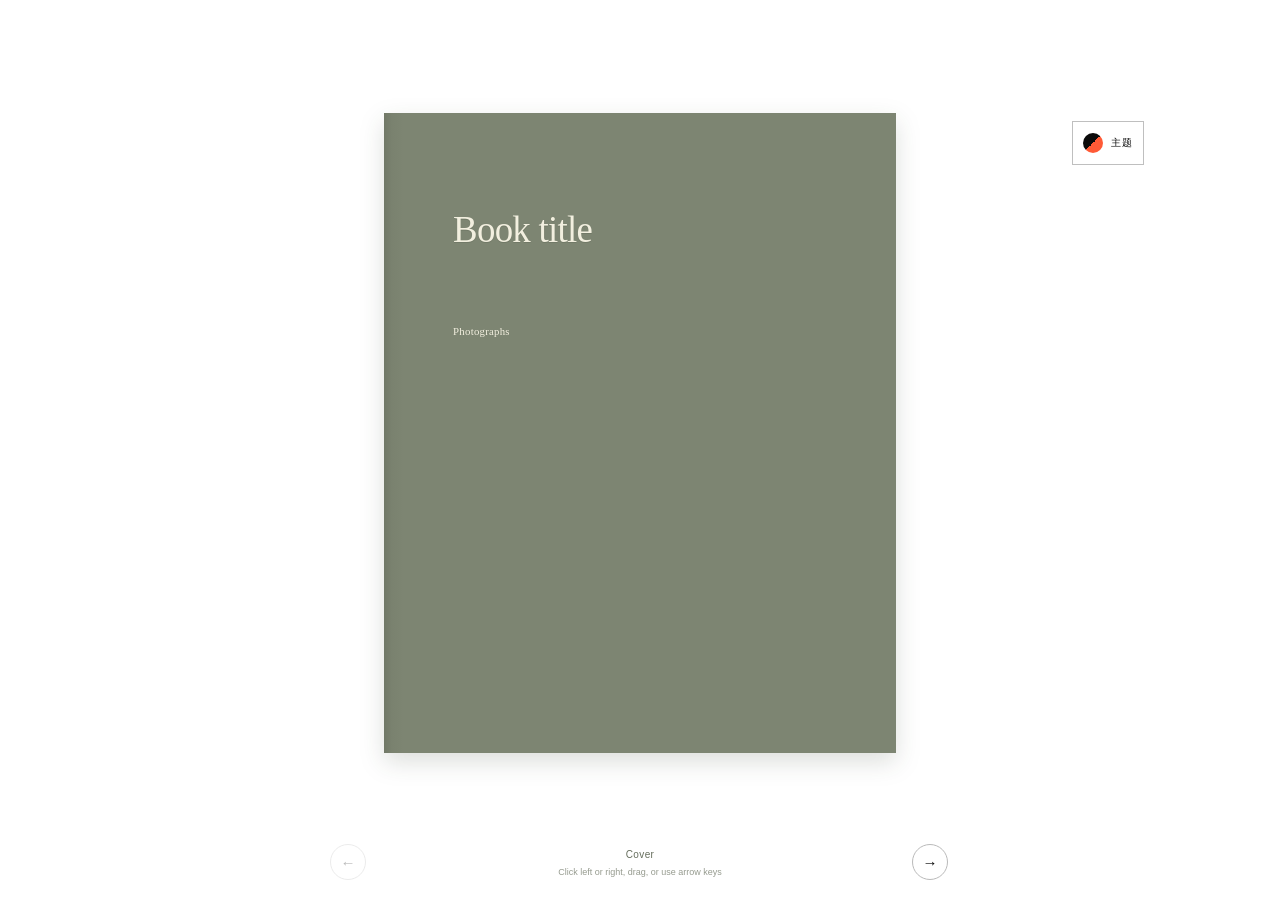
<file: runtime/index.html>
<!doctype html>
<html lang="en" data-strava-photobook="1">
<head>
  <meta charset="utf-8">
  <meta name="viewport" content="width=device-width,initial-scale=1">
  <title>Book title</title>
  <link rel="stylesheet" href="styles.css">
</head>
<body>
<main class="room">
  <section class="stage" aria-label="Interactive photo book">
    <div class="book-rig">
      <div class="book-theme-overlay" data-no-page-click><div class="theme-picker"><button id="theme-toggle" class="theme-toggle" type="button" aria-expanded="false" aria-controls="theme-popover"><span class="current-swatch" aria-hidden="true"></span><span>主题</span></button><div id="theme-popover" class="theme-popover" role="dialog" aria-label="选择画册主题" hidden><div class="theme-options"></div></div></div></div>
      <div id="book" class="book" data-page-width="512" data-page-height="640">
        <article class="book-page art-page cloth recto" data-density="hard" aria-label="Front cover">
          <h2 class="cover-title">Book title</h2><p class="cover-subtitle">Photographs</p>
        </article>
        <article class="book-page art-page endpaper verso" aria-label="Page 1"></article>
        <article class="book-page art-page paper recto" aria-label="Page 2">
          <div class="title-block"><h2>Book title</h2><p>Photographs</p></div>
        </article>
        <article class="book-page art-page paper verso" aria-label="Page 3"></article>
        <article class="book-page art-page paper recto" aria-label="Page 4">
          <figure class="plate medium"><!-- Insert a user photograph with descriptive alt text. --></figure>
        </article>
        <article class="book-page art-page paper verso" aria-label="Page 5">
          <div class="colophon"><p>Book title</p><p>Photographs and credits</p></div>
        </article>
        <article class="book-page art-page endpaper recto" aria-label="Page 6"></article>
        <article class="book-page art-page cloth verso" data-density="hard" aria-label="Back cover">
          <span class="back-mark">Book title</span>
        </article>
      </div>
    </div>
  </section>
  <footer class="controls" aria-label="Book controls">
    <button id="previous" type="button" aria-label="Previous page">←</button>
    <div class="control-center"><nav id="month-timeline" class="month-timeline" aria-label="Browse by month"></nav><div class="status" aria-live="polite"><span id="page-status">Cover</span><small>Click left or right, drag, or use arrow keys</small></div></div>
    <button id="next" type="button" aria-label="Next page">→</button>
  </footer>
</main>
<script src="vendor/page-flip.browser.js"></script>
<script type="module" src="month-timeline.js"></script>
<script type="module" src="flipbook.js"></script>
</body>
</html>
</file>
<file: runtime/styles.css>
@import url("style/book-style.css");
:root { --page-ratio: .8; --theme-primary: #0A0A0A; --theme-accent: #FF5A36; --theme-accent-ink: #FFFFFF; --theme-paper: color-mix(in srgb, var(--theme-primary) 3%, white); color: var(--ink); background: #fff; font-family: var(--book-serif); font-synthesis: none; }
* { box-sizing: border-box; }
html, body { margin: 0; min-height: 100%; }
body { overflow: hidden; background: #fff; }
button { color: inherit; font: inherit; }
.room { display: grid; grid-template-rows: minmax(0, 1fr) auto; height: 100dvh; padding: 22px 24px 20px; }
.book-header { display: grid; grid-template-columns: 1fr auto 1fr; align-items: center; gap: 20px; width: min(100%, 1100px); margin: auto; }
.book-header h1 { margin: 0; font: 400 16px/1.3 var(--book-serif); letter-spacing: -.01em; }
.book-header a, .book-header span { font: 400 10px/1.4 var(--book-sans); color: #6e7365; text-decoration: none; }
.header-tools { position: relative; display: flex; justify-content: flex-end; align-items: center; gap: 16px; }
.header-tools > #orientation { text-align: right; }
.theme-picker { position: relative; z-index: 100; }
.theme-toggle { display: flex; align-items: center; gap: 8px; min-height: 44px; padding: 0 10px; border: 1px solid color-mix(in srgb, var(--theme-primary) 26%, white); background: #fff; color: var(--theme-primary); font: 700 10px/1 var(--book-sans); letter-spacing: .12em; cursor: pointer; }
.current-swatch, .theme-swatch { flex: none; border-radius: 50%; background: linear-gradient(135deg, var(--swatch-primary, var(--theme-primary)) 0 50%, var(--swatch-accent, var(--theme-accent)) 50% 100%); }
.current-swatch { width: 20px; height: 20px; }
.theme-popover { position: absolute; top: calc(100% + 9px); right: 0; width: min(430px, calc(100vw - 32px)); max-height: min(560px, calc(100dvh - 110px)); overflow: auto; padding: 16px; border: 1px solid var(--theme-primary); background: color-mix(in srgb, var(--theme-paper) 92%, white); box-shadow: 0 18px 48px rgb(0 0 0 / 18%); }
.theme-popover[hidden] { display: none; }
.theme-popover-head { display: flex; justify-content: space-between; margin-bottom: 12px; font: 700 11px/1.2 var(--book-sans); letter-spacing: .12em; text-transform: uppercase; }
.theme-popover-head span { color: color-mix(in srgb, var(--theme-primary) 60%, white); }
.theme-options { display: grid; grid-template-columns: repeat(2, minmax(0, 1fr)); gap: 6px; }
.theme-option { display: grid; grid-template-columns: 26px minmax(0, 1fr) 16px; align-items: center; gap: 9px; min-height: 48px; padding: 7px 9px; border: 1px solid transparent; background: transparent; color: var(--theme-primary); text-align: left; font: 600 11px/1.25 var(--book-sans); cursor: pointer; }
.theme-option:hover { background: color-mix(in srgb, var(--theme-accent) 12%, white); }
.theme-option[aria-pressed="true"] { border-color: var(--theme-primary); background: color-mix(in srgb, var(--theme-accent) 18%, white); }
.theme-swatch { width: 26px; height: 26px; border: 1px solid rgb(0 0 0 / 12%); }
.theme-check { visibility: hidden; color: var(--theme-primary); font-weight: 900; }
.theme-option[aria-pressed="true"] .theme-check { visibility: visible; }
.stage { position: relative; display: grid; place-items: center; min-height: 0; padding: 16px 0; }
/* PageFlip derives leaf height from width. Reserve room for navigation. */
.book-rig { position: relative; display: grid; place-items: center; width: min(100%, calc((100dvh - 104px) * var(--page-ratio) * 2), calc(640px * var(--page-ratio) * 2)); height: min(calc(100dvh - 104px), 640px); }
.book { position: relative; isolation: isolate; filter: drop-shadow(0 9px 12px rgb(29 37 21 / 15%)); transition: translate 760ms ease; }
.book-theme-overlay { position: absolute; z-index: 1000; top: 8px; right: 8px; pointer-events: auto; }
.book-theme-overlay .theme-popover { top: 0; right: 48px; }
.book[data-layout="landscape"][data-edge="front"] { translate: -25% 0; }
.book[data-layout="landscape"][data-edge="back"] { translate: 25% 0; }
.book-page { position: relative; overflow: hidden; background: var(--paper); }
.book-page.--left::before, .book-page.--right::before { position: absolute; inset-block: 0; z-index: 3; width: clamp(14px, 4%, 28px); content: ""; pointer-events: none; }
.book-page.--left::before { right: 0; background: linear-gradient(to left, rgb(28 30 24 / 12%), rgb(28 30 24 / 3%) 40%, transparent); }
.book-page.--right::before { left: 0; background: linear-gradient(to right, rgb(28 30 24 / 12%), rgb(28 30 24 / 3%) 40%, transparent); }
.controls { display: grid; grid-template-columns: 38px minmax(0, 1fr) 38px; align-items: center; gap: 18px; width: min(100%, 620px); margin: auto; }
.controls > button { border: 1px solid color-mix(in srgb, var(--theme-primary) 28%, white); border-radius: 50%; width: 36px; height: 36px; padding: 0; background: #fff; color: var(--theme-primary); font: 400 15px var(--book-sans); cursor: pointer; }
.controls > button:disabled { opacity: .28; cursor: default; }
.control-center { display: grid; min-width: 0; gap: 3px; }
.month-timeline { position: relative; display: flex; justify-content: center; min-width: 0; overflow-x: auto; scrollbar-width: none; }
.month-timeline::-webkit-scrollbar { display: none; }
.month-timeline::before { position: absolute; top: 21px; left: 22px; right: 22px; height: 1px; background: color-mix(in srgb, var(--theme-primary) 22%, white); content: ""; }
.month-jump { position: relative; display: inline-flex; flex: 0 0 44px; align-items: center; justify-content: center; gap: 1px; min-width: 44px; height: 44px; padding: 0; border: 0; background: transparent; color: color-mix(in srgb, var(--theme-primary) 54%, white); font: 600 9px/1 var(--book-sans); cursor: pointer; }
.month-jump::before { position: absolute; top: 18px; left: 50%; width: 7px; height: 7px; border: 2px solid #fff; border-radius: 50%; background: color-mix(in srgb, var(--theme-primary) 35%, white); content: ""; translate: -50% -50%; }
.month-jump span,.month-jump b { translate: 0 10px; }
.month-jump b { font-weight: 600; }
.month-jump[aria-current="true"] { color: var(--theme-primary); }
.month-jump[aria-current="true"]::before { width: 10px; height: 10px; background: var(--theme-accent); }
.status { display: grid; gap: 4px; text-align: center; }
.status span { font: 400 10px/1.4 var(--book-sans); letter-spacing: .04em; color: #666e5d; }
.status small { font: 400 9px/1.4 var(--book-sans); color: #969b8f; }
a:focus-visible, button:focus-visible { outline: 3px solid var(--theme-accent); outline-offset: 3px; }
@media (max-width: 700px) {
  .room { padding: 12px 8px calc(10px + env(safe-area-inset-bottom)); }
  .stage { padding-top: 54px; }
  .book-rig { height: min(calc(100dvh - 126px), 640px); }
  .book-theme-overlay { top: 8px; right: 8px; }
  .theme-toggle { min-width: 44px; padding: 0 8px; }
  .theme-toggle > span:last-child { display: none; }
  .theme-popover { position: fixed; top: 62px; left: 8px; right: 8px; bottom: auto; width: auto; max-height: 55dvh; overflow: auto; padding: 14px; }
  .theme-options { grid-template-columns: repeat(2, minmax(0, 1fr)); }
  .theme-option { min-height: 44px; font-size: 10px; }
  /* larger, finger-friendly controls (>=44px hit area) */
  .controls { grid-template-columns: 46px minmax(0, 1fr) 46px; gap: 8px; width: 100%; }
  .controls > button { width: 46px; height: 46px; font-size: 18px; }
  .month-timeline { justify-content: flex-start; }
  .month-jump { flex-basis: 44px; }
  .month-jump b { display: none; }
}
@media (prefers-reduced-motion: reduce) { .book { transition: none; } }
@media print { body { overflow: visible; } .book-header, .controls { display: none; } }
</file>
